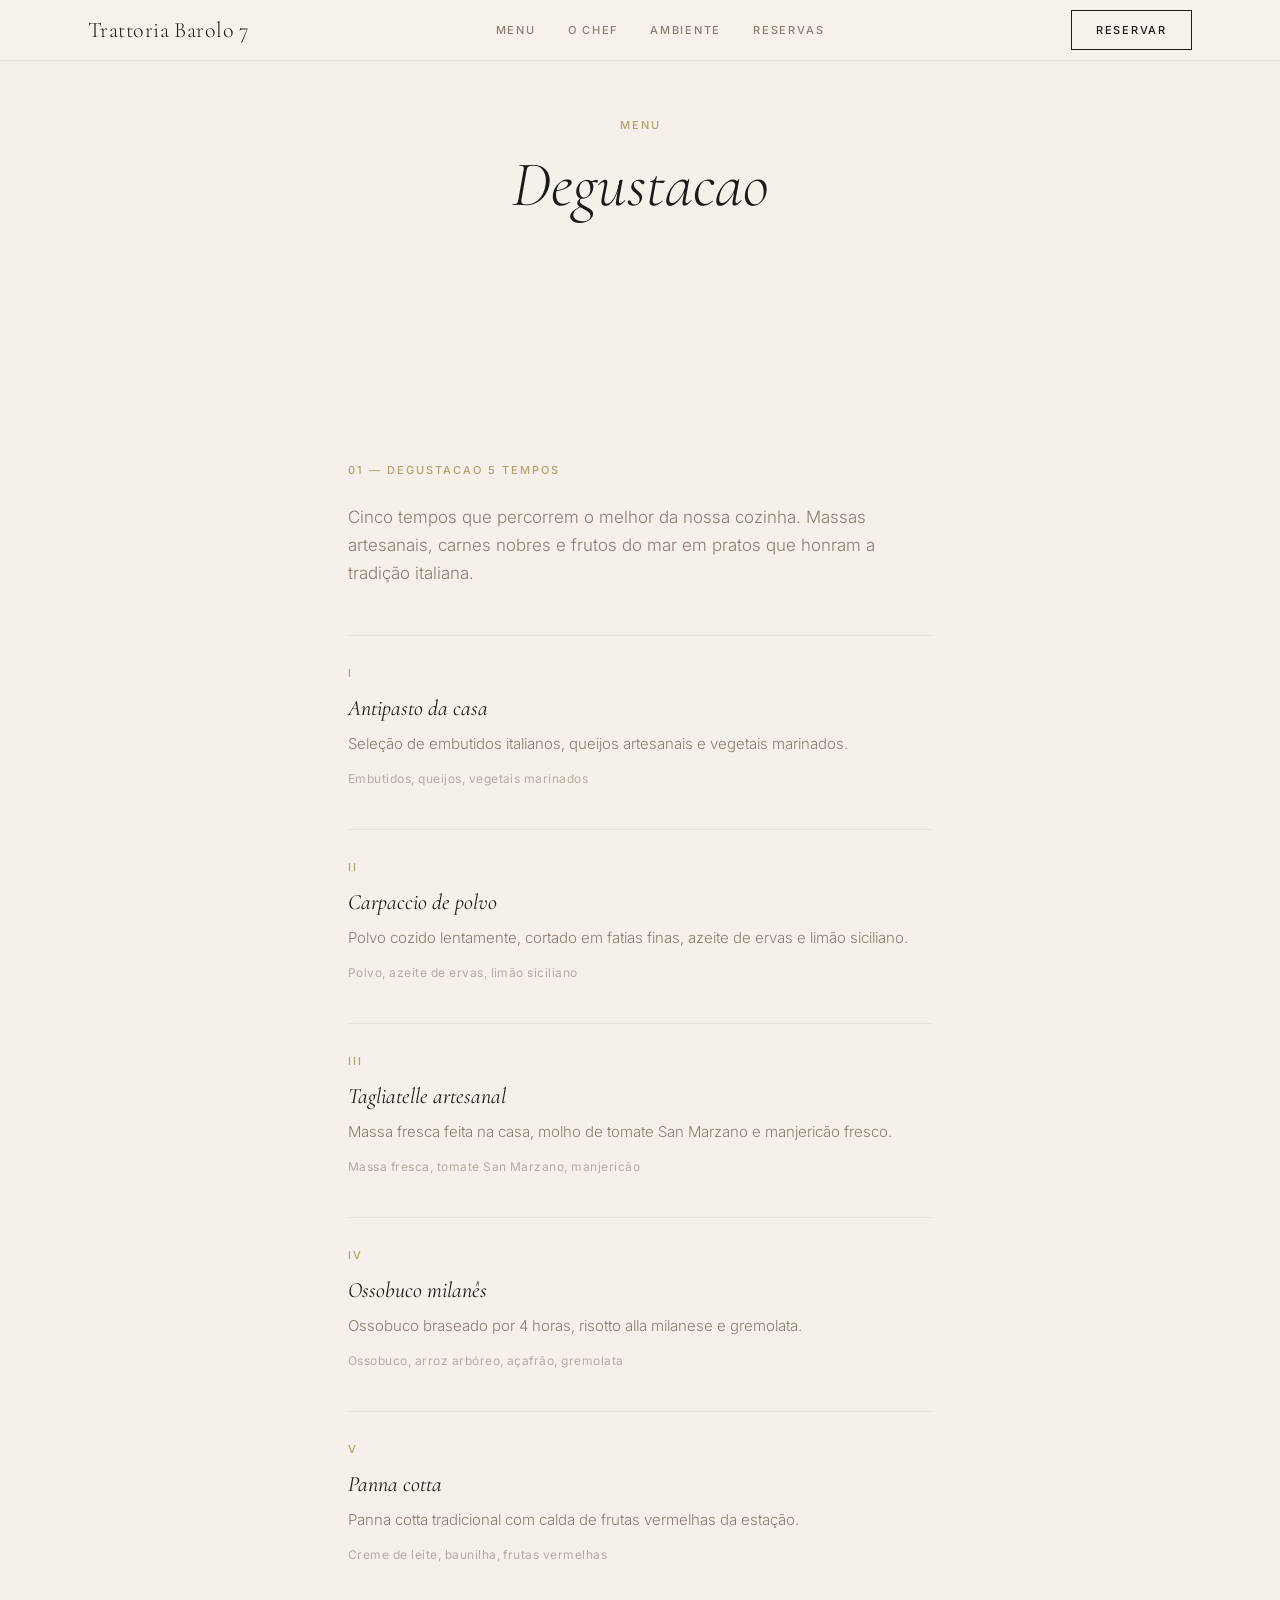
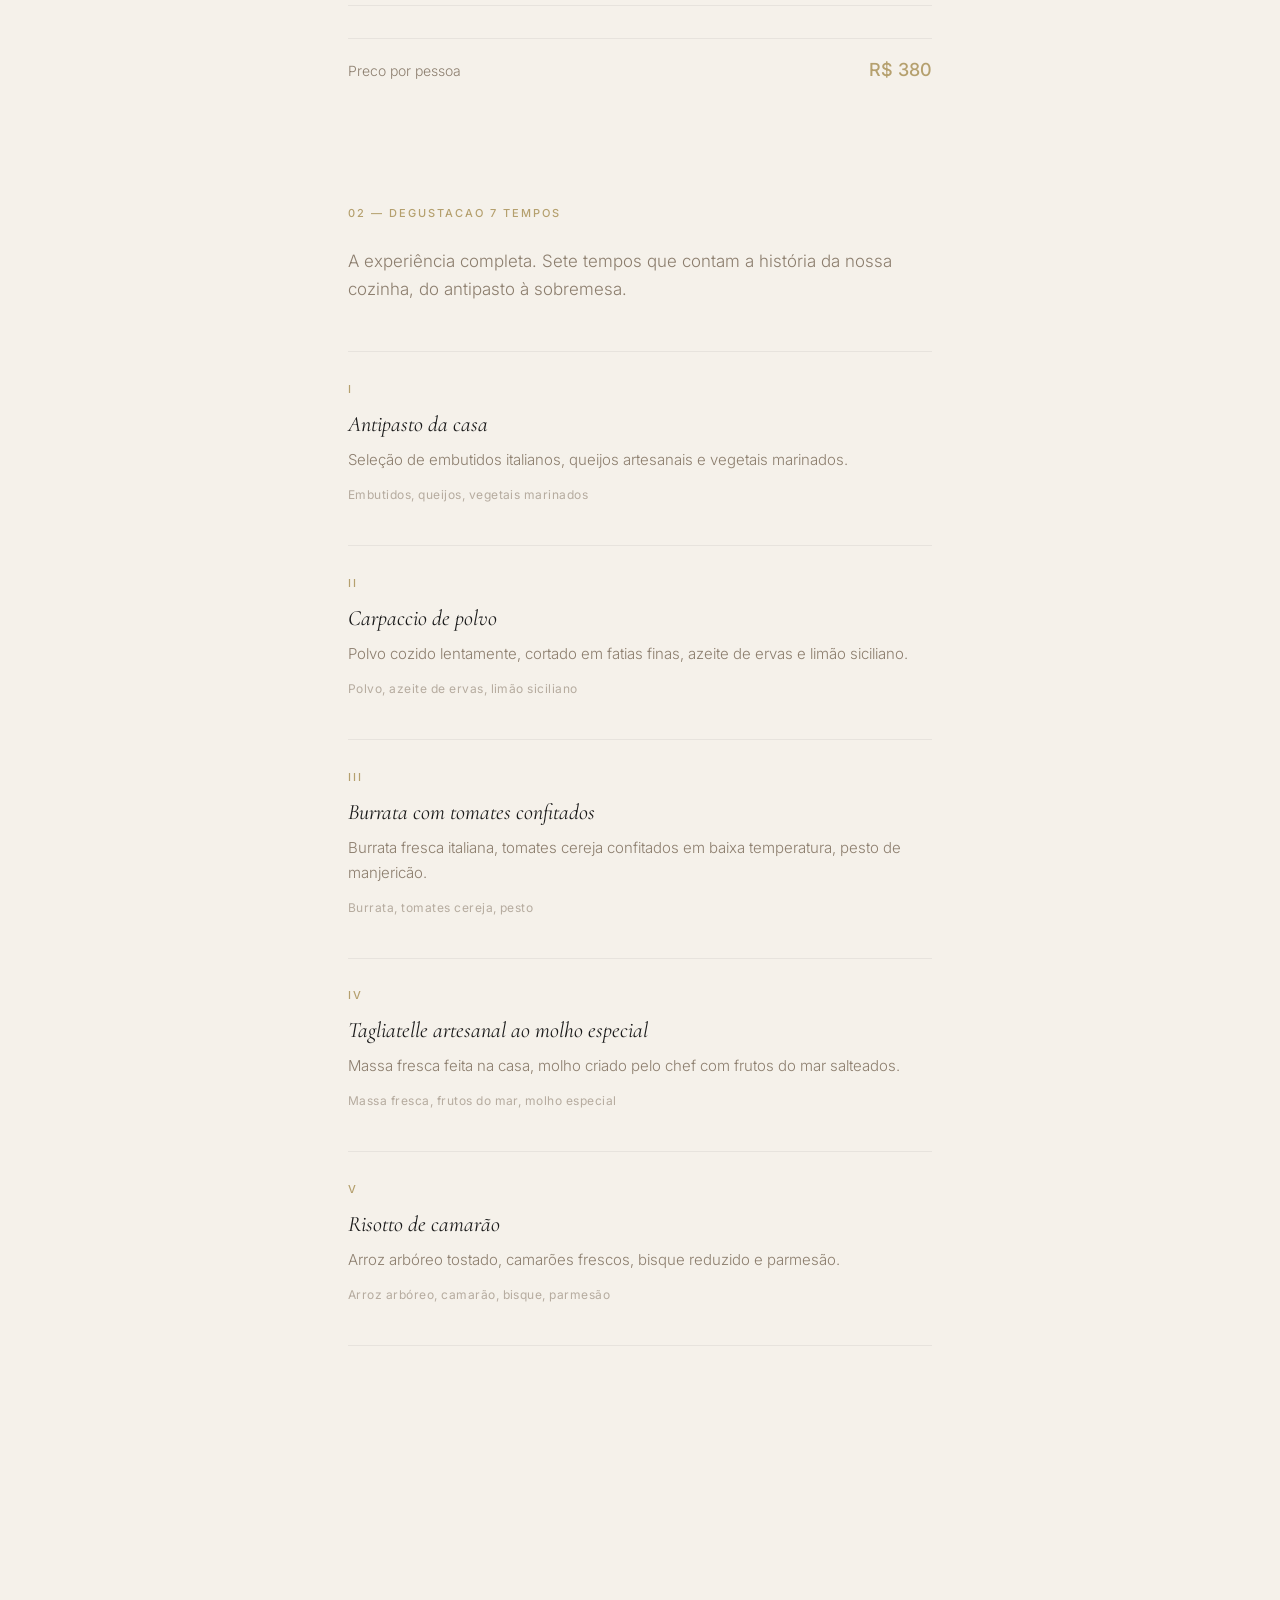
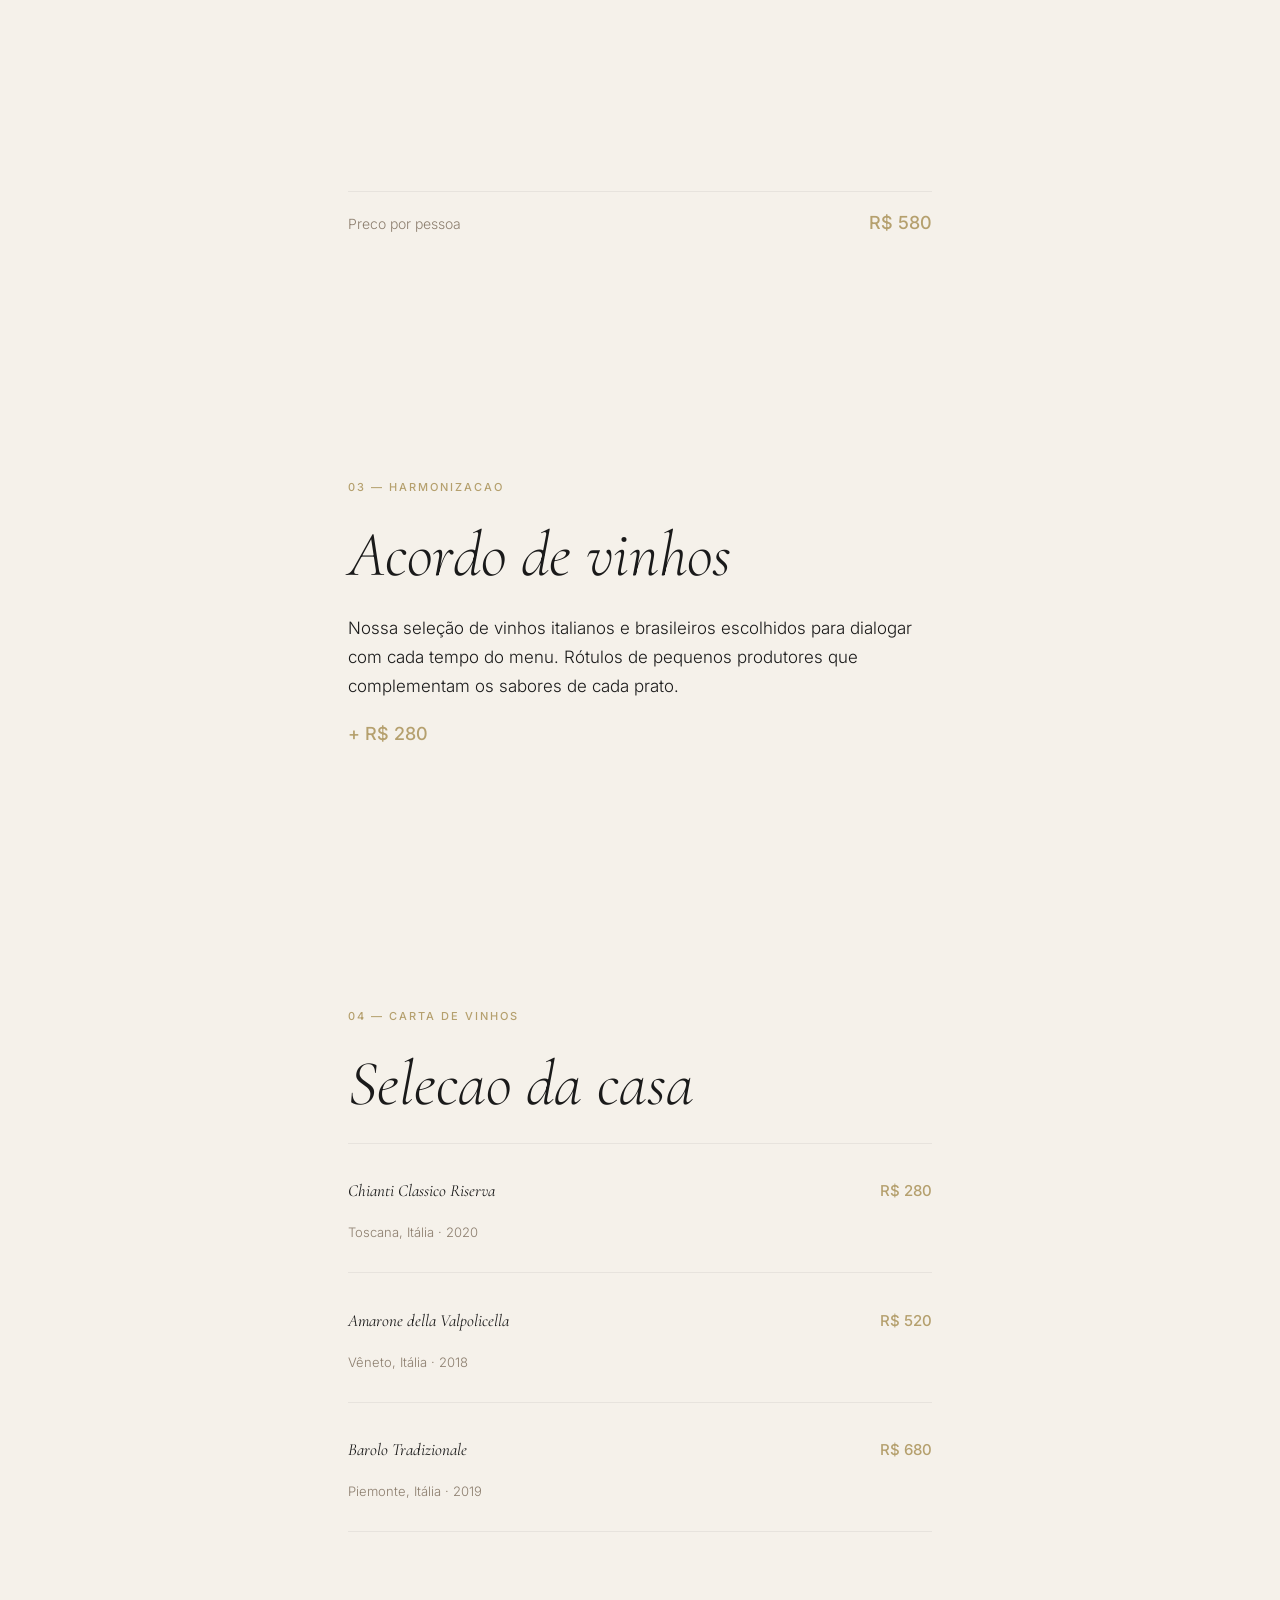
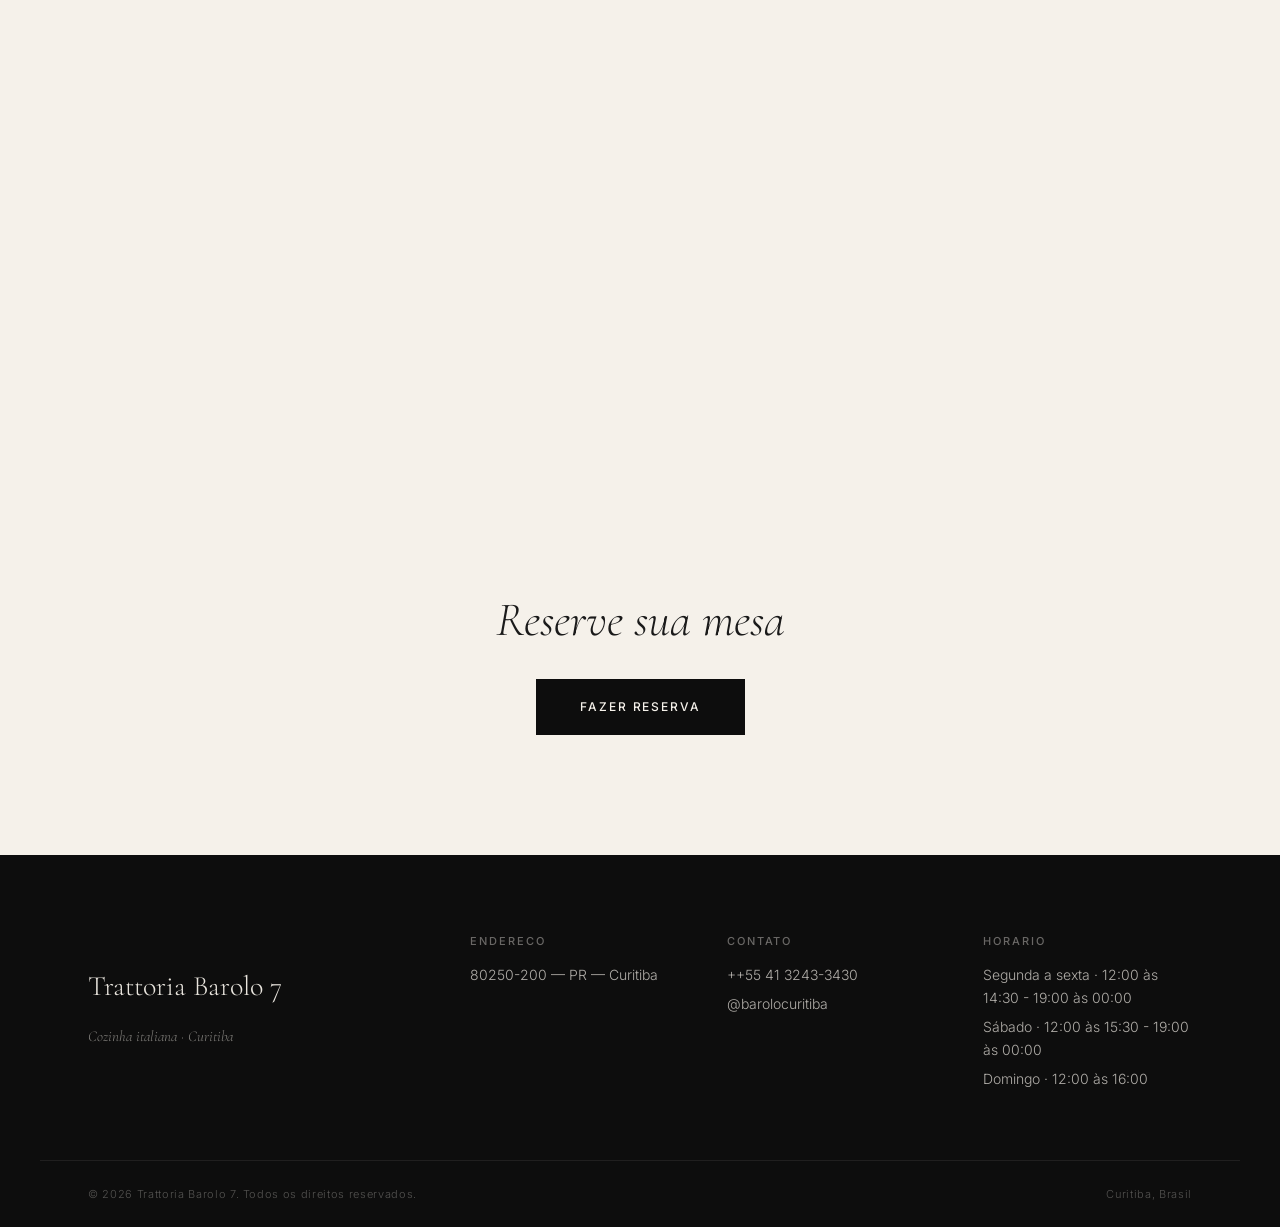
<file: menu.html>
<!DOCTYPE html>
<html lang="pt-BR">
<head>
  <meta charset="UTF-8">
  <meta name="viewport" content="width=device-width, initial-scale=1.0">

  <title>Menu | Trattoria Barolo 7</title>
  <meta name="description" content="Menu degustacao do Trattoria Barolo 7. Cozinha italiana clássica e ítalo-brasileira em Curitiba. Degustacao 5 e 7 tempos, harmonizacao e carta de vinhos.">

  <meta property="og:title" content="Menu | Trattoria Barolo 7">
  <meta property="og:description" content="Cozinha italiana clássica e ítalo-brasileira no Batel, Curitiba. Massas artesanais diárias, carnes nobres e frutos do mar. Inaugurado em 1999.">
  <meta property="og:image" content="assets/og-placeholder.jpg">
  <meta property="og:type" content="restaurant.menu">
  <meta property="og:locale" content="pt_BR">
  <meta name="twitter:card" content="summary_large_image">

  <link rel="icon" type="image/png" href="assets/favicon.png">
  <link rel="preconnect" href="https://fonts.googleapis.com">
  <link rel="preconnect" href="https://fonts.gstatic.com" crossorigin>
  <link href="https://fonts.googleapis.com/css2?family=Cormorant+Garamond:ital,wght@0,300;0,400;1,300;1,400&family=Inter:wght@300;400;500&display=swap" rel="stylesheet">
  <link rel="stylesheet" href="style.css">
</head>
<body>

  <!-- NAVBAR -->
  <header class="navbar">
    <div class="container nav-inner">
      <a href="index.html" class="nav-brand">Trattoria Barolo 7</a>
      <nav class="nav-links" aria-label="Navegacao principal">
        <a href="menu.html">Menu</a>
        <a href="chef.html">O Chef</a>
        <a href="index.html#ambiente">Ambiente</a>
        <a href="reservas.html">Reservas</a>
      </nav>
      <a href="https://wa.me/554132433430?text=Ol%C3%A1%2C%20gostaria%20de%20fazer%20uma%20reserva%20na%20Trattoria%20Barolo%207." class="nav-cta" aria-label="Reservar via WhatsApp">
        Reservar
      </a>
    </div>
  </header>

  <!-- HEADER PAGINA -->
  <section class="page-header">
    <div class="container editorial-col">
      <span class="eyebrow fade-up">Menu</span>
      <h1 class="section-title fade-up fade-up-d1">Degustacao</h1>
    </div>
  </section>

  <!-- ============================================ -->
  <!-- DEGUSTACAO 5 TEMPOS (01) -->
  <!-- ============================================ -->
  <section class="degustacao">
    <div class="container editorial-col">
      <span class="section-number fade-up">01 — Degustacao 5 tempos</span>
      <p class="degustacao-intro fade-up fade-up-d1">Cinco tempos que percorrem o melhor da nossa cozinha. Massas artesanais, carnes nobres e frutos do mar em pratos que honram a tradição italiana.</p>

      <ol class="degustacao-list">
        <li class="degustacao-item stagger-card" data-stagger="0">
          <span class="degustacao-numeral">I</span>
          <span class="degustacao-name">Antipasto da casa</span>
          <p class="degustacao-desc">Seleção de embutidos italianos, queijos artesanais e vegetais marinados.</p>
          <p class="degustacao-ingredients">Embutidos, queijos, vegetais marinados</p>
        </li>
        <li class="degustacao-item stagger-card" data-stagger="1">
          <span class="degustacao-numeral">II</span>
          <span class="degustacao-name">Carpaccio de polvo</span>
          <p class="degustacao-desc">Polvo cozido lentamente, cortado em fatias finas, azeite de ervas e limão siciliano.</p>
          <p class="degustacao-ingredients">Polvo, azeite de ervas, limão siciliano</p>
        </li>
        <li class="degustacao-item stagger-card" data-stagger="2">
          <span class="degustacao-numeral">III</span>
          <span class="degustacao-name">Tagliatelle artesanal</span>
          <p class="degustacao-desc">Massa fresca feita na casa, molho de tomate San Marzano e manjericão fresco.</p>
          <p class="degustacao-ingredients">Massa fresca, tomate San Marzano, manjericão</p>
        </li>
        <li class="degustacao-item stagger-card" data-stagger="3">
          <span class="degustacao-numeral">IV</span>
          <span class="degustacao-name">Ossobuco milanês</span>
          <p class="degustacao-desc">Ossobuco braseado por 4 horas, risotto alla milanese e gremolata.</p>
          <p class="degustacao-ingredients">Ossobuco, arroz arbóreo, açafrão, gremolata</p>
        </li>
        <li class="degustacao-item stagger-card" data-stagger="4">
          <span class="degustacao-numeral">V</span>
          <span class="degustacao-name">Panna cotta</span>
          <p class="degustacao-desc">Panna cotta tradicional com calda de frutas vermelhas da estação.</p>
          <p class="degustacao-ingredients">Creme de leite, baunilha, frutas vermelhas</p>
        </li>
      </ol>

      <div class="degustacao-price fade-up">
        <span class="degustacao-price-label">Preco por pessoa</span>
        <span class="degustacao-price-value">R$ 380</span>
      </div>
    </div>
  </section>

  <!-- ============================================ -->
  <!-- DEGUSTACAO 7 TEMPOS (02) -->
  <!-- ============================================ -->
  <section class="degustacao">
    <div class="container editorial-col">
      <span class="section-number fade-up">02 — Degustacao 7 tempos</span>
      <p class="degustacao-intro fade-up fade-up-d1">A experiência completa. Sete tempos que contam a história da nossa cozinha, do antipasto à sobremesa.</p>

      <ol class="degustacao-list">
        <li class="degustacao-item stagger-card" data-stagger="0">
          <span class="degustacao-numeral">I</span>
          <span class="degustacao-name">Antipasto da casa</span>
          <p class="degustacao-desc">Seleção de embutidos italianos, queijos artesanais e vegetais marinados.</p>
          <p class="degustacao-ingredients">Embutidos, queijos, vegetais marinados</p>
        </li>
        <li class="degustacao-item stagger-card" data-stagger="1">
          <span class="degustacao-numeral">II</span>
          <span class="degustacao-name">Carpaccio de polvo</span>
          <p class="degustacao-desc">Polvo cozido lentamente, cortado em fatias finas, azeite de ervas e limão siciliano.</p>
          <p class="degustacao-ingredients">Polvo, azeite de ervas, limão siciliano</p>
        </li>
        <li class="degustacao-item stagger-card" data-stagger="2">
          <span class="degustacao-numeral">III</span>
          <span class="degustacao-name">Burrata com tomates confitados</span>
          <p class="degustacao-desc">Burrata fresca italiana, tomates cereja confitados em baixa temperatura, pesto de manjericão.</p>
          <p class="degustacao-ingredients">Burrata, tomates cereja, pesto</p>
        </li>
        <li class="degustacao-item stagger-card" data-stagger="3">
          <span class="degustacao-numeral">IV</span>
          <span class="degustacao-name">Tagliatelle artesanal ao molho especial</span>
          <p class="degustacao-desc">Massa fresca feita na casa, molho criado pelo chef com frutos do mar salteados.</p>
          <p class="degustacao-ingredients">Massa fresca, frutos do mar, molho especial</p>
        </li>
        <li class="degustacao-item stagger-card" data-stagger="4">
          <span class="degustacao-numeral">V</span>
          <span class="degustacao-name">Risotto de camarão</span>
          <p class="degustacao-desc">Arroz arbóreo tostado, camarões frescos, bisque reduzido e parmesão.</p>
          <p class="degustacao-ingredients">Arroz arbóreo, camarão, bisque, parmesão</p>
        </li>
        <li class="degustacao-item stagger-card" data-stagger="5">
          <span class="degustacao-numeral">VI</span>
          <span class="degustacao-name">Ossobuco milanês</span>
          <p class="degustacao-desc">Ossobuco braseado por 4 horas, risotto alla milanese e gremolata.</p>
          <p class="degustacao-ingredients">Ossobuco, arroz arbóreo, açafrão, gremolata</p>
        </li>
        <li class="degustacao-item stagger-card" data-stagger="6">
          <span class="degustacao-numeral">VII</span>
          <span class="degustacao-name">Tiramisù clássico</span>
          <p class="degustacao-desc">Tiramisù tradicional com biscoitos savoiardi embebidos em café expresso e creme de mascarpone.</p>
          <p class="degustacao-ingredients">Mascarpone, café, savoiardi, cacau</p>
        </li>
      </ol>

      <div class="degustacao-price fade-up">
        <span class="degustacao-price-label">Preco por pessoa</span>
        <span class="degustacao-price-value">R$ 580</span>
      </div>
    </div>
  </section>

  <!-- ============================================ -->
  <!-- HARMONIZACAO (03) -->
  <!-- ============================================ -->
  <section class="harmonizacao">
    <div class="container editorial-col">
      <span class="section-number fade-up">03 — Harmonizacao</span>
      <h2 class="section-title fade-up fade-up-d1">Acordo de vinhos</h2>
      <p class="harmonizacao-text fade-up fade-up-d2">Nossa seleção de vinhos italianos e brasileiros escolhidos para dialogar com cada tempo do menu. Rótulos de pequenos produtores que complementam os sabores de cada prato.</p>
      <p class="harmonizacao-price fade-up fade-up-d3">+ R$ 280</p>
    </div>
  </section>

  <!-- ============================================ -->
  <!-- CARTA DE VINHOS (04) -->
  <!-- ============================================ -->
  <section class="wine-section">
    <div class="container editorial-col">
      <span class="section-number fade-up">04 — Carta de vinhos</span>
      <h2 class="section-title fade-up fade-up-d1">Selecao da casa</h2>

      <div class="wine-list">
        <div class="wine-item stagger-card" data-stagger="0">
          <div>
            <p class="wine-name">Chianti Classico Riserva</p>
            <p class="wine-meta">Toscana, Itália · 2020</p>
          </div>
          <span class="wine-price">R$ 280</span>
        </div>
        <div class="wine-item stagger-card" data-stagger="1">
          <div>
            <p class="wine-name">Amarone della Valpolicella</p>
            <p class="wine-meta">Vêneto, Itália · 2018</p>
          </div>
          <span class="wine-price">R$ 520</span>
        </div>
        <div class="wine-item stagger-card" data-stagger="2">
          <div>
            <p class="wine-name">Barolo Tradizionale</p>
            <p class="wine-meta">Piemonte, Itália · 2019</p>
          </div>
          <span class="wine-price">R$ 680</span>
        </div>
        <div class="wine-item stagger-card" data-stagger="3">
          <div>
            <p class="wine-name">Brunello di Montalcino</p>
            <p class="wine-meta">Toscana, Itália · 2017</p>
          </div>
          <span class="wine-price">R$ 890</span>
        </div>
        <div class="wine-item stagger-card" data-stagger="4">
          <div>
            <p class="wine-name">Miolo Lote 43</p>
            <p class="wine-meta">Vale dos Vinhedos, Brasil · 2021</p>
          </div>
          <span class="wine-price">R$ 210</span>
        </div>
        <div class="wine-item stagger-card" data-stagger="5">
          <div>
            <p class="wine-name">Casa Valduga Gran Reserva</p>
            <p class="wine-meta">Serra Gaúcha, Brasil · 2019</p>
          </div>
          <span class="wine-price">R$ 340</span>
        </div>
      </div>
    </div>
  </section>

  <!-- CTA -->
  <section class="cta-band">
    <div class="container cta-band-inner">
      <hr class="divider">
      <h2 class="cta-band-title fade-up">Reserve sua mesa</h2>
      <a href="https://wa.me/554132433430?text=Ol%C3%A1%2C%20gostaria%20de%20fazer%20uma%20reserva%20na%20Trattoria%20Barolo%207." class="cta-primary fade-up fade-up-d1">
        Fazer reserva
      </a>
    </div>
  </section>

  <!-- FOOTER -->
  <footer class="footer">
    <div class="container footer-grid">
      <div class="footer-brand">
        <p class="footer-brand-name">Trattoria Barolo 7</p>
        <p class="footer-tagline">Cozinha italiana · Curitiba</p>
      </div>
      <div class="footer-col">
        <h4 class="footer-title">Endereco</h4>
        <p></p>
        <p>80250-200 — PR — Curitiba</p>
      </div>
      <div class="footer-col">
        <h4 class="footer-title">Contato</h4>
        <p><a href="tel:+554132433430">++55 41 3243-3430</a></p>
        
        <p><a href="https://instagram.com/barolocuritiba" target="_blank" rel="noopener">@barolocuritiba</a></p>
      </div>
      <div class="footer-col">
        <h4 class="footer-title">Horario</h4>
        <p>Segunda a sexta · 12:00 às 14:30 - 19:00 às 00:00</p>
        <p>Sábado · 12:00 às 15:30 - 19:00 às 00:00</p>
        <p>Domingo · 12:00 às 16:00</p>
      </div>
    </div>
    <div class="footer-bottom container">
      <span>&copy; <span id="year">2026</span> Trattoria Barolo 7. Todos os direitos reservados.</span>
      <span>Curitiba, Brasil</span>
    </div>
  </footer>

  <script src="script.js" defer></script>
</body>
</html>
</file>
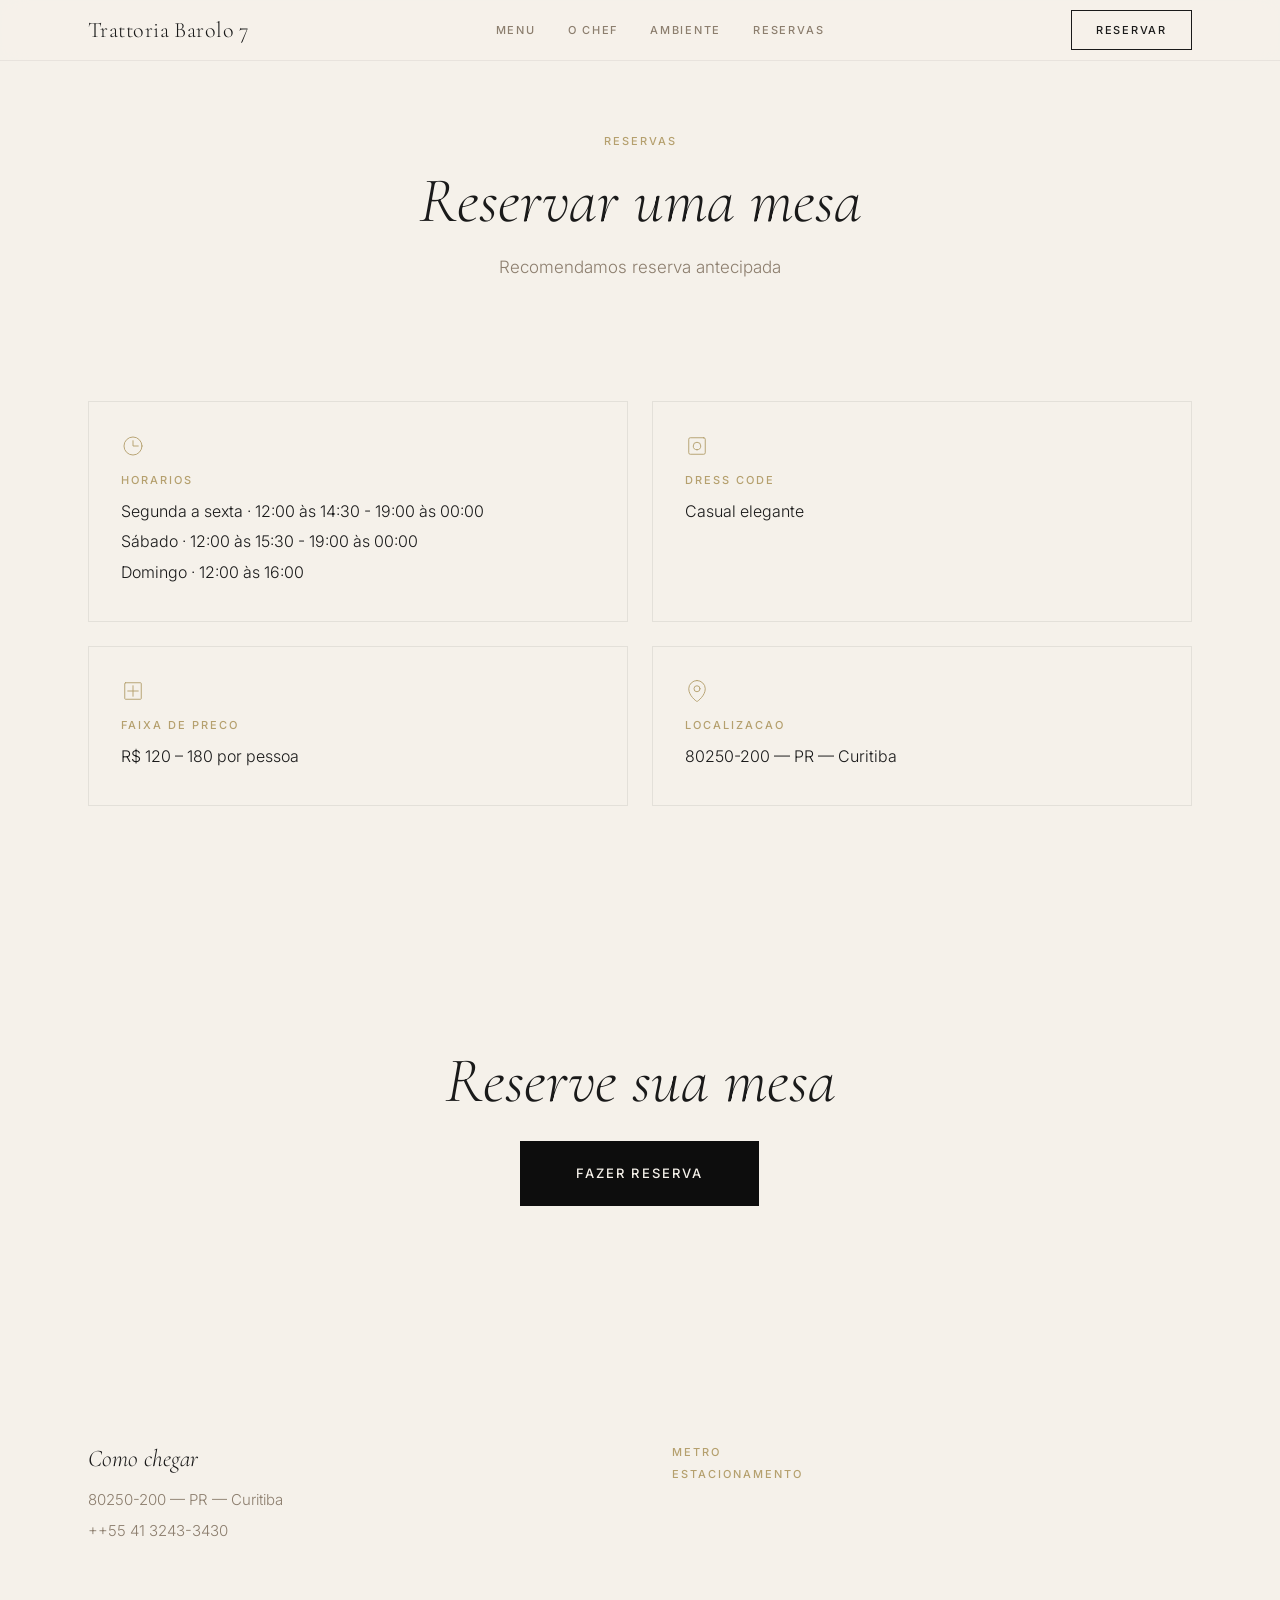
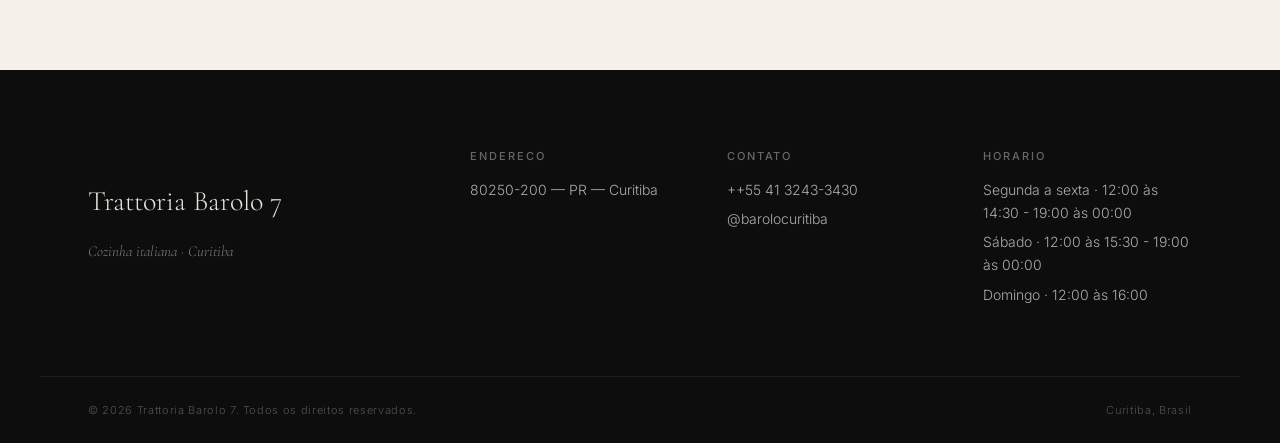
<file: reservas.html>
<!DOCTYPE html>
<html lang="pt-BR">
<head>
  <meta charset="UTF-8">
  <meta name="viewport" content="width=device-width, initial-scale=1.0">

  <title>Reservas | Trattoria Barolo 7</title>
  <meta name="description" content="Reserve sua mesa no Trattoria Barolo 7. Cozinha italiana clássica e ítalo-brasileira em Curitiba. Recomendamos reserva antecipada.">

  <meta property="og:title" content="Reservas | Trattoria Barolo 7">
  <meta property="og:description" content="Cozinha italiana clássica e ítalo-brasileira no Batel, Curitiba. Massas artesanais diárias, carnes nobres e frutos do mar. Inaugurado em 1999.">
  <meta property="og:image" content="assets/og-placeholder.jpg">
  <meta property="og:type" content="restaurant.restaurant">
  <meta property="og:locale" content="pt_BR">
  <meta name="twitter:card" content="summary_large_image">

  <link rel="icon" type="image/png" href="assets/favicon.png">
  <link rel="preconnect" href="https://fonts.googleapis.com">
  <link rel="preconnect" href="https://fonts.gstatic.com" crossorigin>
  <link href="https://fonts.googleapis.com/css2?family=Cormorant+Garamond:ital,wght@0,300;0,400;1,300;1,400&family=Inter:wght@300;400;500&display=swap" rel="stylesheet">
  <link rel="stylesheet" href="style.css">
</head>
<body>

  <!-- NAVBAR -->
  <header class="navbar">
    <div class="container nav-inner">
      <a href="index.html" class="nav-brand">Trattoria Barolo 7</a>
      <nav class="nav-links" aria-label="Navegacao principal">
        <a href="menu.html">Menu</a>
        <a href="chef.html">O Chef</a>
        <a href="index.html#ambiente">Ambiente</a>
        <a href="reservas.html">Reservas</a>
      </nav>
      <a href="https://wa.me/554132433430?text=Ol%C3%A1%2C%20gostaria%20de%20fazer%20uma%20reserva%20na%20Trattoria%20Barolo%207." class="nav-cta" aria-label="Reservar via WhatsApp">
        Reservar
      </a>
    </div>
  </header>

  <!-- ============================================ -->
  <!-- HERO RESERVAS -->
  <!-- ============================================ -->
  <section class="reservas-hero">
    <div class="container">
      <span class="eyebrow fade-up">Reservas</span>
      <h1 class="section-title fade-up fade-up-d1">Reservar uma mesa</h1>
      <p class="reservas-hero-sub fade-up fade-up-d2">Recomendamos reserva antecipada</p>
    </div>
  </section>

  <!-- ============================================ -->
  <!-- INFO GRID 2x2 -->
  <!-- ============================================ -->
  <section>
    <div class="container">
      <div class="reservas-info-grid">

        <div class="reservas-info-card fade-up">
          <svg class="info-icon" xmlns="http://www.w3.org/2000/svg" width="24" height="24" viewBox="0 0 256 256" fill="none" stroke="currentColor" stroke-width="10" stroke-linecap="round" stroke-linejoin="round" aria-hidden="true">
            <circle cx="128" cy="128" r="96"/>
            <polyline points="128 72 128 128 184 128"/>
          </svg>
          <h3>Horarios</h3>
          <p>Segunda a sexta · 12:00 às 14:30 - 19:00 às 00:00</p>
          <p>Sábado · 12:00 às 15:30 - 19:00 às 00:00</p>
          <p>Domingo · 12:00 às 16:00</p>
        </div>

        <div class="reservas-info-card fade-up fade-up-d1">
          <svg class="info-icon" xmlns="http://www.w3.org/2000/svg" width="24" height="24" viewBox="0 0 256 256" fill="none" stroke="currentColor" stroke-width="10" stroke-linecap="round" stroke-linejoin="round" aria-hidden="true">
            <path d="M200,40H56A16,16,0,0,0,40,56V200a16,16,0,0,0,16,16H200a16,16,0,0,0,16-16V56A16,16,0,0,0,200,40ZM128,168a40,40,0,1,1,40-40A40,40,0,0,1,128,168Z"/>
          </svg>
          <h3>Dress code</h3>
          <p>Casual elegante</p>
        </div>

        <div class="reservas-info-card fade-up">
          <svg class="info-icon" xmlns="http://www.w3.org/2000/svg" width="24" height="24" viewBox="0 0 256 256" fill="none" stroke="currentColor" stroke-width="10" stroke-linecap="round" stroke-linejoin="round" aria-hidden="true">
            <line x1="128" y1="72" x2="128" y2="184"/>
            <line x1="184" y1="128" x2="72" y2="128"/>
            <rect x="40" y="40" width="176" height="176" rx="8"/>
          </svg>
          <h3>Faixa de preco</h3>
          <p>R$ 120 – 180 por pessoa</p>
        </div>

        <div class="reservas-info-card fade-up fade-up-d1">
          <svg class="info-icon" xmlns="http://www.w3.org/2000/svg" width="24" height="24" viewBox="0 0 256 256" fill="none" stroke="currentColor" stroke-width="10" stroke-linecap="round" stroke-linejoin="round" aria-hidden="true">
            <path d="M128,16a88,88,0,0,0-88,88c0,75.3,80,131.5,83.4,133.86a8,8,0,0,0,9.2,0C136,235.5,216,179.3,216,104A88.1,88.1,0,0,0,128,16Z"/>
            <circle cx="128" cy="104" r="32"/>
          </svg>
          <h3>Localizacao</h3>
          <p></p>
          <p>80250-200 — PR — Curitiba</p>
        </div>

      </div>
    </div>
  </section>

  <!-- ============================================ -->
  <!-- CTA WHATSAPP -->
  <!-- ============================================ -->
  <section class="reservas-cta-section">
    <div class="container">
      <h2 class="section-title fade-up">Reserve sua mesa</h2>
      <a href="https://wa.me/554132433430?text=Ol%C3%A1%2C%20gostaria%20de%20fazer%20uma%20reserva%20na%20Trattoria%20Barolo%207." class="cta-primary fade-up fade-up-d1">
        Fazer reserva
      </a>
    </div>
  </section>

  <!-- ============================================ -->
  <!-- PRIVATE DINING -->
  <!-- ============================================ -->

  <!-- ============================================ -->
  <!-- MAPA + ENDERECO -->
  <!-- ============================================ -->
  <section class="map-section">
    <div class="container map-grid">
      <div class="map-address fade-up">
        <h3>Como chegar</h3>
        <p><strong></strong></p>
        <p>80250-200 — PR — Curitiba</p>
        <p><a href="tel:+554132433430">++55 41 3243-3430</a></p>
      </div>
      <div class="map-transport fade-up fade-up-d1">
        <h4>Metro</h4>
        <p></p>
        <h4>Estacionamento</h4>
        <p></p>
      </div>
    </div>
  </section>

  <!-- FOOTER -->
  <footer class="footer">
    <div class="container footer-grid">
      <div class="footer-brand">
        <p class="footer-brand-name">Trattoria Barolo 7</p>
        <p class="footer-tagline">Cozinha italiana · Curitiba</p>
      </div>
      <div class="footer-col">
        <h4 class="footer-title">Endereco</h4>
        <p></p>
        <p>80250-200 — PR — Curitiba</p>
      </div>
      <div class="footer-col">
        <h4 class="footer-title">Contato</h4>
        <p><a href="tel:+554132433430">++55 41 3243-3430</a></p>
        
        <p><a href="https://instagram.com/barolocuritiba" target="_blank" rel="noopener">@barolocuritiba</a></p>
      </div>
      <div class="footer-col">
        <h4 class="footer-title">Horario</h4>
        <p>Segunda a sexta · 12:00 às 14:30 - 19:00 às 00:00</p>
        <p>Sábado · 12:00 às 15:30 - 19:00 às 00:00</p>
        <p>Domingo · 12:00 às 16:00</p>
      </div>
    </div>
    <div class="footer-bottom container">
      <span>&copy; <span id="year">2026</span> Trattoria Barolo 7. Todos os direitos reservados.</span>
      <span>Curitiba, Brasil</span>
    </div>
  </footer>

  <script src="script.js" defer></script>
</body>
</html>
</file>
<file: style.css>
/* ==========================================================
   Atelier Cucina — template-ristoranti-003
   Settore: ristoranti (multi-page premium, fine dining)
   Design system: §4 Food & Beverage — variante moderna/minimalista
                  ibridata con §3 Luxury (spaziatura estrema,
                  colonna editoriale, numeri sezione, no card shadow)
   Scroll animation: food-fresh (sfondo bianco)
   Lingua: pt-BR
   ========================================================== */

/* ----------------------------------------------------------
   @property — registra i 7 colori brand come <color> così il
   browser scarta i placeholder  invalidi e mantiene i
   fallback hex (§4.1 fix).
   ---------------------------------------------------------- */
@property --brand-primary { syntax: '<color>'; inherits: true; initial-value: #0D0D0D; }
@property --brand-accent  { syntax: '<color>'; inherits: true; initial-value: #B5A06E; }
@property --brand-ink     { syntax: '<color>'; inherits: true; initial-value: #1A1A1A; }
@property --brand-bg      { syntax: '<color>'; inherits: true; initial-value: #F5F1EA; }
@property --brand-surface { syntax: '<color>'; inherits: true; initial-value: #FFFFFF; }
@property --brand-muted   { syntax: '<color>'; inherits: true; initial-value: #8C7E6E; }
@property --brand-footer  { syntax: '<color>'; inherits: true; initial-value: #0D0D0D; }

/* ----------------------------------------------------------
   :root — doppio fallback + placeholder (§4.1)
   ---------------------------------------------------------- */
:root {
  /* Fallback hex — il template renderizza senza pipeline */
  --brand-primary: #0D0D0D;
  --brand-accent:  #B5A06E;
  --brand-ink:     #1A1A1A;
  --brand-bg:      #F5F1EA;
  --brand-surface: #FFFFFF;
  --brand-muted:   #8C7E6E;
  --brand-footer:  #0D0D0D;

  /* Pipeline overrides — last-wins quando sostituiti */
  --brand-primary: #0D0D0D;
  --brand-accent:  #B5A06E;
  --brand-ink:     #1A1A1A;
  --brand-bg:      #F5F1EA;
  --brand-surface: #FFFFFF;
  --brand-muted:   #8C7E6E;
  --brand-footer:  #0D0D0D;

  /* Sfondo scroll animation (costante) */
  --scroll-bg: #FFFFFF;

  /* Token interni fissi */
  --white: #FFFFFF;

  /* Tipografia */
  --heading: 'Cormorant Garamond', Georgia, 'Times New Roman', serif;
  --body:    'Inter', system-ui, -apple-system, 'Segoe UI', sans-serif;

  /* Animazione — ritmo luxury (più lento del default) */
  --anim-duration:    0.9s;
  --anim-easing:      cubic-bezier(.22, 1, .36, 1);
  --anim-translateY:  32px;
  --anim-stagger:     180ms;

  /* Layout */
  --container-max: 1200px;
  --editorial-max: 680px;
  --pad-x: 24px;
  --section-py: 96px;
  --section-py-lg: 140px;

  /* Radius — editoriale rettangolare */
  --r-sm: 0;
  --r-md: 0;
  --r-lg: 0;
}

/* ----------------------------------------------------------
   Reset e base
   ---------------------------------------------------------- */
*, *::before, *::after { box-sizing: border-box; }
html { scroll-behavior: smooth; -webkit-text-size-adjust: 100%; }
body {
  margin: 0;
  font-family: var(--body);
  font-weight: 300;
  font-size: 17px;
  line-height: 1.65;
  color: var(--brand-ink);
  background: var(--brand-bg);
  -webkit-font-smoothing: antialiased;
  -moz-osx-font-smoothing: grayscale;
}
img, svg { display: block; max-width: 100%; height: auto; }
a { color: inherit; text-decoration: none; }
ul, ol { list-style: none; padding: 0; margin: 0; }
h1, h2, h3, h4 {
  font-family: var(--heading);
  font-weight: 300;
  line-height: 1.1;
  margin: 0;
  color: var(--brand-ink);
}
address { font-style: normal; }

/* ----------------------------------------------------------
   Layout helpers
   ---------------------------------------------------------- */
.container {
  width: 100%;
  max-width: var(--container-max);
  margin: 0 auto;
  padding-left: var(--pad-x);
  padding-right: var(--pad-x);
}
.editorial-col {
  max-width: var(--editorial-max);
  margin-left: auto;
  margin-right: auto;
}

/* ----------------------------------------------------------
   Elementi tipografici editoriali
   ---------------------------------------------------------- */
.section-number {
  font-family: var(--body);
  font-size: 11px;
  font-weight: 500;
  letter-spacing: 0.18em;
  text-transform: uppercase;
  color: var(--brand-accent);
  display: block;
  margin-bottom: 24px;
}
.eyebrow {
  font-family: var(--body);
  font-size: 11px;
  font-weight: 500;
  letter-spacing: 0.18em;
  text-transform: uppercase;
  color: var(--brand-accent);
  display: inline-block;
  margin-bottom: 16px;
}
.section-title {
  font-size: clamp(36px, 5vw, 64px);
  font-style: italic;
  font-weight: 300;
  margin-bottom: 24px;
}
.section-header {
  margin-bottom: 64px;
}
.divider {
  border: none;
  height: 1px;
  background: var(--brand-accent);
  opacity: 0.25;
  margin: 0;
}

/* ----------------------------------------------------------
   CTA — rettangolare editoriale, no border-radius
   ---------------------------------------------------------- */
.cta-primary {
  display: inline-flex;
  align-items: center;
  justify-content: center;
  min-height: 52px;
  padding: 18px 44px;
  border-radius: 0;
  background: var(--brand-primary);
  color: var(--brand-bg);
  font-family: var(--body);
  font-weight: 500;
  font-size: 12px;
  letter-spacing: 0.16em;
  text-transform: uppercase;
  border: none;
  cursor: pointer;
  transition: background 0.4s var(--anim-easing);
}
.cta-primary:hover { background: var(--brand-ink); }
.cta-primary:focus-visible {
  outline: 2px solid var(--brand-accent);
  outline-offset: 3px;
}
.cta-primary--accent {
  background: var(--brand-accent);
  color: var(--brand-primary);
}
.cta-primary--accent:hover { background: var(--brand-muted); color: var(--white); }
.cta-primary--light {
  background: var(--brand-bg);
  color: var(--brand-primary);
}
.cta-primary--light:hover { background: var(--white); }

/* Underline Morph — link secondari in Cormorant italic */
.cta-secondary {
  display: inline-flex;
  align-items: center;
  font-family: var(--heading);
  font-style: italic;
  font-weight: 400;
  font-size: 18px;
  color: var(--brand-ink);
  position: relative;
  padding-bottom: 4px;
}
.cta-secondary::after {
  content: '';
  position: absolute;
  left: 0;
  bottom: 0;
  width: 100%;
  height: 1px;
  background: var(--brand-accent);
  transform-origin: left;
  transform: scaleX(1);
  transition: transform 0.5s var(--anim-easing);
}
.cta-secondary:hover::after { transform: scaleX(0); transform-origin: right; }

.cta-link {
  font-family: var(--heading);
  font-style: italic;
  font-size: 17px;
  color: var(--brand-ink);
  border-bottom: 1px solid var(--brand-accent);
  padding-bottom: 2px;
  transition: color 0.3s ease;
}
.cta-link:hover { color: var(--brand-accent); }

/* ----------------------------------------------------------
   NAVBAR — minimalista, semi-trasparente
   ---------------------------------------------------------- */
.navbar {
  position: sticky;
  top: 0;
  z-index: 50;
  background: rgba(245, 241, 234, 0.9);
  backdrop-filter: saturate(180%) blur(12px);
  -webkit-backdrop-filter: saturate(180%) blur(12px);
  border-bottom: 1px solid rgba(26, 26, 26, 0.06);
}
.nav-inner {
  display: flex;
  align-items: center;
  justify-content: space-between;
  gap: 24px;
  min-height: 60px;
}
.nav-brand {
  font-family: var(--heading);
  font-weight: 300;
  font-size: 22px;
  color: var(--brand-ink);
  letter-spacing: 0.02em;
}
.nav-links { display: none; gap: 32px; }
.nav-links a {
  font-family: var(--body);
  font-size: 11px;
  font-weight: 500;
  letter-spacing: 0.16em;
  text-transform: uppercase;
  color: var(--brand-muted);
  transition: color 0.2s ease;
}
.nav-links a:hover { color: var(--brand-ink); }
.nav-cta {
  font-family: var(--body);
  font-size: 11px;
  font-weight: 500;
  letter-spacing: 0.16em;
  text-transform: uppercase;
  color: var(--brand-ink);
  padding: 10px 24px;
  border: 1px solid var(--brand-ink);
  transition: background 0.3s ease, color 0.3s ease;
}
.nav-cta:hover { background: var(--brand-primary); color: var(--brand-bg); }

/* ----------------------------------------------------------
   HERO — index (split 40/60)
   ---------------------------------------------------------- */
.hero {
  padding: 64px 0 var(--section-py-lg);
}
.hero-grid {
  display: grid;
  grid-template-columns: 1fr;
  gap: 48px;
  align-items: center;
}
.hero-text { order: 1; }
.hero-media { order: 0; margin: 0; }
.hero-eyebrow {
  font-family: var(--body);
  font-size: 11px;
  font-weight: 500;
  letter-spacing: 0.18em;
  text-transform: uppercase;
  color: var(--brand-muted);
  margin-bottom: 24px;
}
.hero-title {
  font-size: clamp(48px, 8vw, 112px);
  font-style: italic;
  font-weight: 300;
  line-height: 1.0;
  margin-bottom: 28px;
  letter-spacing: -0.02em;
}
.hero-subtitle {
  font-size: 17px;
  font-weight: 300;
  color: var(--brand-muted);
  max-width: 420px;
  margin: 0 0 40px;
  line-height: 1.65;
}
.hero-ctas {
  display: flex;
  flex-wrap: wrap;
  gap: 24px;
  align-items: center;
}
.hero-media img {
  width: 100%;
  aspect-ratio: 16 / 10;
  object-fit: cover;
}

/* ----------------------------------------------------------
   MANIFESTO — colonna editoriale (sezione 01)
   ---------------------------------------------------------- */
.manifesto {
  padding: var(--section-py-lg) 0;
}
.manifesto-body {
  font-size: 19px;
  font-weight: 300;
  line-height: 1.75;
  margin: 0;
}

/* ----------------------------------------------------------
   SCROLL ANIMATION (food-fresh, sfondo bianco)
   ---------------------------------------------------------- */
.scroll-animation {
  position: relative;
  height: 300vh;
  background: var(--scroll-bg);
}
.scroll-anim-pin {
  position: sticky;
  top: 0;
  height: 100vh;
  display: flex;
  align-items: center;
  justify-content: center;
  overflow: hidden;
}
#scroll-canvas {
  display: block;
  width: 100%;
  height: 100%;
}
/* ----------------------------------------------------------
   PRATOS SIGNATURE — stagger cards (sezione 02)
   ---------------------------------------------------------- */
.pratos {
  padding: var(--section-py-lg) 0;
}
.pratos-grid {
  display: grid;
  grid-template-columns: 1fr;
  gap: 40px;
}
.prato-card {
  display: flex;
  flex-direction: column;
}
.prato-card-media {
  overflow: hidden;
  margin-bottom: 20px;
}
.prato-card-media img {
  width: 100%;
  aspect-ratio: 4 / 5;
  object-fit: cover;
  transition: transform 0.8s var(--anim-easing);
}
.prato-card:hover .prato-card-media img { transform: scale(1.03); }
.prato-card-name {
  font-family: var(--heading);
  font-style: italic;
  font-weight: 400;
  font-size: 24px;
  margin-bottom: 8px;
}
.prato-card-desc {
  font-size: 15px;
  font-weight: 300;
  color: var(--brand-muted);
  margin: 0 0 8px;
  line-height: 1.55;
}
.prato-card-ingredients {
  font-size: 12px;
  font-weight: 400;
  color: var(--brand-muted);
  letter-spacing: 0.04em;
  opacity: 0.7;
  margin: 0 0 8px;
}
.prato-card-price {
  font-family: var(--body);
  font-weight: 500;
  font-size: 15px;
  color: var(--brand-accent);
}

/* ----------------------------------------------------------
   CHEF TEASER — asimmetrica (sezione 03, index)
   ---------------------------------------------------------- */
.chef-teaser {
  padding: var(--section-py-lg) 0;
  background: var(--brand-surface);
}
.chef-teaser-grid {
  display: grid;
  grid-template-columns: 1fr;
  gap: 48px;
  align-items: center;
}
.chef-teaser-portrait { margin: 0; }
.chef-teaser-portrait img {
  width: 100%;
  max-width: 420px;
  aspect-ratio: 3 / 4;
  object-fit: cover;
}
.chef-teaser-bio {
  font-size: 17px;
  font-weight: 300;
  line-height: 1.7;
  margin: 0 0 24px;
  max-width: var(--editorial-max);
}
.chef-teaser-signature {
  font-family: var(--heading);
  font-style: italic;
  font-size: 20px;
  color: var(--brand-accent);
  margin-bottom: 24px;
}

/* ----------------------------------------------------------
   AMBIENTE — parallax full-bleed
   ---------------------------------------------------------- */
.ambiente {
  padding: 0;
}
.parallax-wrap {
  position: relative;
  overflow: hidden;
  height: 60vh;
}
.parallax-image {
  position: absolute;
  top: -15%;
  left: 0;
  width: 100%;
  height: 130%;
  object-fit: cover;
  will-change: transform;
}
.ambiente-caption {
  padding: 24px 0;
  text-align: center;
  font-family: var(--body);
  font-size: 11px;
  font-weight: 500;
  letter-spacing: 0.18em;
  text-transform: uppercase;
  color: var(--brand-accent);
}

/* ----------------------------------------------------------
   RESERVAS COMPACT (sezione 04, index)
   ---------------------------------------------------------- */
.reservas-compact {
  padding: var(--section-py-lg) 0;
}
.reservas-compact-grid {
  display: grid;
  grid-template-columns: 1fr;
  gap: 48px;
  align-items: start;
}
.reservas-info-item {
  margin-bottom: 20px;
}
.reservas-info-label {
  font-family: var(--body);
  font-size: 11px;
  font-weight: 500;
  letter-spacing: 0.18em;
  text-transform: uppercase;
  color: var(--brand-accent);
  margin-bottom: 6px;
}
.reservas-info-value {
  font-size: 16px;
  font-weight: 300;
  margin: 0;
}
.reservas-cta-wrap {
  display: flex;
  flex-direction: column;
  align-items: flex-start;
  gap: 16px;
}

/* ----------------------------------------------------------
   CTA BAND finale
   ---------------------------------------------------------- */
.cta-band {
  padding: var(--section-py) 0;
  text-align: center;
}
.cta-band-inner {
  display: flex;
  flex-direction: column;
  align-items: center;
  gap: 32px;
}
.cta-band-title {
  font-size: clamp(28px, 4vw, 48px);
  font-style: italic;
  font-weight: 300;
}

/* ----------------------------------------------------------
   FOOTER — scuro editoriale
   ---------------------------------------------------------- */
.footer {
  background: var(--brand-footer);
  color: rgba(245, 241, 234, 0.7);
  padding: 80px 0 24px;
}
.footer a { color: inherit; transition: color 0.2s ease; }
.footer a:hover { color: var(--brand-accent); }
.footer-grid {
  display: grid;
  grid-template-columns: 1fr;
  gap: 40px;
  margin-bottom: 64px;
}
.footer-brand-name {
  font-family: var(--heading);
  font-weight: 300;
  font-size: 28px;
  color: rgba(245, 241, 234, 0.95);
  margin-bottom: 8px;
}
.footer-tagline {
  font-family: var(--heading);
  font-style: italic;
  font-size: 15px;
  color: rgba(245, 241, 234, 0.5);
}
.footer-title {
  font-family: var(--body);
  font-size: 11px;
  font-weight: 500;
  letter-spacing: 0.18em;
  text-transform: uppercase;
  color: rgba(245, 241, 234, 0.4);
  margin-bottom: 16px;
}
.footer-col p { margin: 6px 0; font-size: 14px; font-weight: 300; }
.footer-bottom {
  display: flex;
  flex-direction: column;
  gap: 8px;
  padding-top: 24px;
  border-top: 1px solid rgba(245, 241, 234, 0.08);
  font-size: 11px;
  color: rgba(245, 241, 234, 0.3);
  letter-spacing: 0.06em;
}

/* ----------------------------------------------------------
   PAGINA MENU — degustação, vinhos
   ---------------------------------------------------------- */
.page-header {
  padding: 48px 0 var(--section-py);
  text-align: center;
}
.page-header .section-title { margin-bottom: 0; }

.degustacao {
  padding: var(--section-py) 0;
}
.degustacao + .degustacao { padding-top: 0; }
.degustacao-intro {
  font-size: 17px;
  font-weight: 300;
  color: var(--brand-muted);
  margin: 0 0 48px;
  max-width: var(--editorial-max);
}
.degustacao-list {
  counter-reset: course;
  max-width: var(--editorial-max);
}
.degustacao-item {
  counter-increment: course;
  padding: 28px 0;
  border-bottom: 1px solid rgba(26, 26, 26, 0.06);
}
.degustacao-item:first-child { border-top: 1px solid rgba(26, 26, 26, 0.06); }
.degustacao-numeral {
  font-family: var(--body);
  font-size: 11px;
  font-weight: 500;
  letter-spacing: 0.18em;
  color: var(--brand-accent);
  display: block;
  margin-bottom: 8px;
}
.degustacao-name {
  font-family: var(--heading);
  font-style: italic;
  font-weight: 400;
  font-size: 22px;
  display: block;
  margin-bottom: 6px;
}
.degustacao-desc {
  font-size: 15px;
  font-weight: 300;
  color: var(--brand-muted);
  margin: 0 0 4px;
}
.degustacao-ingredients {
  font-size: 12px;
  font-weight: 400;
  color: var(--brand-muted);
  opacity: 0.6;
  letter-spacing: 0.04em;
}
.degustacao-price {
  display: flex;
  align-items: baseline;
  justify-content: space-between;
  gap: 16px;
  margin-top: 32px;
  padding-top: 16px;
  border-top: 1px solid rgba(26, 26, 26, 0.06);
}
.degustacao-price-label {
  font-size: 14px;
  font-weight: 300;
  color: var(--brand-muted);
}
.degustacao-price-value {
  font-family: var(--body);
  font-weight: 500;
  font-size: 18px;
  color: var(--brand-accent);
}

/* Harmonização */
.harmonizacao {
  padding: var(--section-py) 0;
}
.harmonizacao-text {
  font-size: 17px;
  font-weight: 300;
  line-height: 1.7;
  margin: 0 0 16px;
  max-width: var(--editorial-max);
}
.harmonizacao-price {
  font-weight: 500;
  color: var(--brand-accent);
  font-size: 18px;
}

/* Carta de vinhos */
.wine-section {
  padding: var(--section-py) 0;
}
.wine-list {
  max-width: var(--editorial-max);
}
.wine-item {
  display: grid;
  grid-template-columns: 1fr auto;
  gap: 16px;
  padding: 16px 0;
  border-bottom: 1px solid rgba(26, 26, 26, 0.06);
  align-items: baseline;
}
.wine-item:first-child { border-top: 1px solid rgba(26, 26, 26, 0.06); }
.wine-name {
  font-family: var(--heading);
  font-style: italic;
  font-weight: 400;
  font-size: 17px;
}
.wine-meta {
  font-size: 13px;
  font-weight: 300;
  color: var(--brand-muted);
  margin-top: 2px;
}
.wine-price {
  font-weight: 500;
  font-size: 15px;
  color: var(--brand-accent);
  white-space: nowrap;
}

/* ----------------------------------------------------------
   PAGINA CHEF — hero, bio, citazione, piatti iconici
   ---------------------------------------------------------- */
.chef-hero {
  position: relative;
  height: 80vh;
  min-height: 500px;
  overflow: hidden;
  display: flex;
  align-items: flex-end;
}
.chef-hero-img {
  position: absolute;
  inset: 0;
  width: 100%;
  height: 100%;
  object-fit: cover;
}
.chef-hero-overlay {
  position: relative;
  z-index: 2;
  width: 100%;
  padding: 48px var(--pad-x) 56px;
  background: linear-gradient(to top, rgba(13, 13, 13, 0.75) 0%, transparent 100%);
}
.chef-hero-name {
  font-family: var(--heading);
  font-style: italic;
  font-weight: 300;
  font-size: clamp(40px, 7vw, 80px);
  color: var(--white);
  margin-bottom: 8px;
}
.chef-hero-role {
  font-family: var(--body);
  font-size: 11px;
  font-weight: 500;
  letter-spacing: 0.18em;
  text-transform: uppercase;
  color: var(--brand-accent);
}

.chef-bio-section {
  padding: var(--section-py-lg) 0;
}
.chef-bio-text {
  font-size: 18px;
  font-weight: 300;
  line-height: 1.8;
  margin: 0;
}

.chef-quote {
  padding: var(--section-py) 0;
  text-align: center;
}
.chef-quote-text {
  font-family: var(--heading);
  font-style: italic;
  font-weight: 300;
  font-size: clamp(24px, 4vw, 40px);
  line-height: 1.35;
  max-width: 800px;
  margin: 0 auto;
  position: relative;
  padding: 0 24px;
}
.chef-quote-mark {
  color: var(--brand-accent);
  font-size: 1.5em;
}

/* Piatti iconici — layout alternato sx/dx */
.iconic-dishes {
  padding: var(--section-py-lg) 0;
}
.iconic-dish {
  display: grid;
  grid-template-columns: 1fr;
  gap: 40px;
  align-items: center;
  margin-bottom: 80px;
}
.iconic-dish:last-child { margin-bottom: 0; }
.iconic-dish-media { margin: 0; }
.iconic-dish-media img {
  width: 100%;
  aspect-ratio: 4 / 3;
  object-fit: cover;
}
.iconic-dish-name {
  font-family: var(--heading);
  font-style: italic;
  font-weight: 400;
  font-size: clamp(24px, 3.5vw, 36px);
  margin-bottom: 16px;
}
.iconic-dish-story {
  font-size: 17px;
  font-weight: 300;
  line-height: 1.7;
  color: var(--brand-muted);
  margin: 0;
}

/* ----------------------------------------------------------
   PAGINA RESERVAS — info grid, private dining
   ---------------------------------------------------------- */
.reservas-hero {
  padding: 64px 0 var(--section-py);
  text-align: center;
}
.reservas-hero .section-title { margin-bottom: 16px; }
.reservas-hero-sub {
  font-size: 17px;
  font-weight: 300;
  color: var(--brand-muted);
  margin: 0;
}

.reservas-info-grid {
  display: grid;
  grid-template-columns: 1fr;
  gap: 32px;
  padding-bottom: var(--section-py);
}
.reservas-info-card {
  padding: 32px;
  border: 1px solid rgba(26, 26, 26, 0.08);
}
.reservas-info-card .info-icon {
  color: var(--brand-accent);
  margin-bottom: 16px;
}
.reservas-info-card h3 {
  font-family: var(--body);
  font-size: 11px;
  font-weight: 500;
  letter-spacing: 0.18em;
  text-transform: uppercase;
  color: var(--brand-accent);
  margin-bottom: 12px;
}
.reservas-info-card p {
  font-size: 16px;
  font-weight: 300;
  margin: 4px 0;
}

.reservas-cta-section {
  padding: var(--section-py) 0;
  text-align: center;
}
.reservas-cta-section .cta-primary {
  padding: 22px 56px;
  font-size: 13px;
}

.private-dining {
  padding: var(--section-py-lg) 0;
  background: var(--brand-surface);
}
.private-dining-grid {
  display: grid;
  grid-template-columns: 1fr;
  gap: 48px;
  align-items: center;
}
.private-dining-media { margin: 0; }
.private-dining-media img {
  width: 100%;
  aspect-ratio: 3 / 2;
  object-fit: cover;
}
.private-dining-title {
  font-size: clamp(28px, 4vw, 44px);
  font-style: italic;
  font-weight: 300;
  margin-bottom: 20px;
}
.private-dining-text {
  font-size: 17px;
  font-weight: 300;
  line-height: 1.7;
  color: var(--brand-muted);
  margin: 0 0 24px;
}

.map-section {
  padding: var(--section-py) 0;
}
.map-grid {
  display: grid;
  grid-template-columns: 1fr;
  gap: 48px;
}
.map-address h3 {
  font-family: var(--heading);
  font-style: italic;
  font-size: 24px;
  margin-bottom: 16px;
}
.map-address p { font-size: 15px; font-weight: 300; margin: 6px 0; color: var(--brand-muted); }
.map-address .map-link {
  display: inline-block;
  margin-top: 16px;
  color: var(--brand-accent);
  border-bottom: 1px solid var(--brand-accent);
  padding-bottom: 2px;
  font-size: 14px;
  font-weight: 500;
}
.map-transport h4 {
  font-family: var(--body);
  font-size: 11px;
  font-weight: 500;
  letter-spacing: 0.18em;
  text-transform: uppercase;
  color: var(--brand-accent);
  margin-bottom: 10px;
}
.map-transport p { font-size: 14px; font-weight: 300; margin: 4px 0; color: var(--brand-muted); }

/* ==========================================================
   ANIMAZIONI — Fade Up, Text Reveal, Stagger Cards
   ========================================================== */
.fade-up {
  opacity: 0;
  transform: translateY(var(--anim-translateY));
  transition: opacity var(--anim-duration) var(--anim-easing),
              transform var(--anim-duration) var(--anim-easing);
  will-change: transform, opacity;
}
.fade-up.visible {
  opacity: 1;
  transform: translateY(0);
}
.fade-up-d1 { transition-delay: calc(var(--anim-stagger) * 1); }
.fade-up-d2 { transition-delay: calc(var(--anim-stagger) * 2); }
.fade-up-d3 { transition-delay: calc(var(--anim-stagger) * 3); }

.text-reveal {
  clip-path: inset(0 100% 0 0);
  transition: clip-path 1.2s var(--anim-easing);
}
.text-reveal.visible {
  clip-path: inset(0 0 0 0);
}

.stagger-card {
  opacity: 0;
  transform: translateY(28px) scale(0.98);
  transition: opacity 0.7s var(--anim-easing),
              transform 0.7s var(--anim-easing);
  will-change: transform, opacity;
}
.stagger-card.visible {
  opacity: 1;
  transform: translateY(0) scale(1);
}

/* ==========================================================
   RESPONSIVE — tablet (>=768px) e desktop (>=1024px)
   ========================================================== */
@media (min-width: 768px) {
  :root {
    --section-py: 120px;
    --section-py-lg: 180px;
    --pad-x: 48px;
  }

  .nav-links { display: flex; }

  .hero-grid {
    grid-template-columns: 2fr 3fr;
    gap: 64px;
  }
  .hero-text { order: 0; }
  .hero-media { order: 1; }

  .pratos-grid {
    grid-template-columns: repeat(3, 1fr);
    gap: 32px;
  }

  .chef-teaser-grid {
    grid-template-columns: auto 1fr;
    gap: 64px;
  }

  .parallax-wrap { height: 70vh; }

  .reservas-compact-grid {
    grid-template-columns: 1fr 1fr;
    gap: 64px;
  }

  .footer-grid {
    grid-template-columns: 1.6fr 1fr 1fr 1fr;
    gap: 48px;
  }
  .footer-bottom {
    flex-direction: row;
    justify-content: space-between;
    align-items: center;
  }

  /* Menu page */
  .reservas-info-grid {
    grid-template-columns: repeat(2, 1fr);
    gap: 24px;
  }

  .private-dining-grid {
    grid-template-columns: 1fr 1fr;
    gap: 64px;
  }

  .map-grid {
    grid-template-columns: 1fr 1fr;
    gap: 64px;
  }

  /* Chef page — piatti iconici alternati */
  .iconic-dish {
    grid-template-columns: 1fr 1fr;
    gap: 64px;
  }
  .iconic-dish:nth-child(even) .iconic-dish-media { order: 1; }
  .iconic-dish:nth-child(even) .iconic-dish-text { order: 0; }
}

@media (min-width: 1024px) {
  .hero-title { font-size: clamp(72px, 7.5vw, 112px); }
}

@media (max-width: 767px) {
  :root { --anim-translateY: 20px; }
  .scroll-animation { height: 200vh; }
  .chef-hero { height: 60vh; }
}

/* ==========================================================
   ACCESSIBILITA — prefers-reduced-motion
   ========================================================== */
@media (prefers-reduced-motion: reduce) {
  *, *::before, *::after {
    animation-duration: 0.01ms !important;
    animation-iteration-count: 1 !important;
    transition-duration: 0.01ms !important;
    scroll-behavior: auto !important;
  }
  .fade-up, .stagger-card { opacity: 1; transform: none; }
  .text-reveal { clip-path: none; }
  .parallax-image { position: relative; top: 0; height: 100%; }
}

/* ==========================================================
   ANIMATION PASS — text reveal, image reveal, tilt, typewriter
   ========================================================== */

/* ===== EXTRA ANIMATION TOKENS ===== */
:root {
  --anim-tilt-max: 5deg;
  --anim-parallax-strength: 200;
}

/* ===== TEXT REVEAL (wrapper variant) ===== */
.reveal-wrapper { overflow: hidden; }
.reveal-line {
  display: block;
  overflow: hidden;
}
.reveal-text {
  display: inline-block;
  transform: translateY(110%);
  transition: transform 0.8s var(--anim-easing);
  will-change: transform;
}
.reveal-wrapper.visible .reveal-text {
  transform: translateY(0);
}

/* ===== IMAGE REVEAL (clip-path bottom-up) ===== */
.image-reveal {
  clip-path: inset(0 0 100% 0);
  transition: clip-path 0.9s var(--anim-easing);
  will-change: clip-path;
}
.image-reveal.visible {
  clip-path: inset(0 0 0 0);
}

/* ===== TILT 3D SOFT ===== */
.tilt-soft {
  transform-style: preserve-3d;
}

/* ===== CARD HOVER LIFT ===== */
.card-hover-lift {
  transition: transform 0.3s var(--anim-easing), box-shadow 0.3s var(--anim-easing);
}
.card-hover-lift:hover {
  transform: translateY(-6px);
  box-shadow: 0 12px 32px -8px rgba(0, 0, 0, 0.15);
}

/* ===== TYPEWRITER ===== */
.tw-cursor {
  display: inline-block;
  width: 2px;
  height: 1em;
  background: currentColor;
  margin-left: 2px;
  vertical-align: text-bottom;
  animation: tw-blink 0.7s steps(2) infinite;
}
@keyframes tw-blink {
  0% { opacity: 1; }
  100% { opacity: 0; }
}

/* ===== MOBILE: tilt disabled ===== */
@media (max-width: 767px) {
  .tilt-soft { transform: none !important; }
}

/* ===== REDUCED MOTION — new animation classes ===== */
@media (prefers-reduced-motion: reduce) {
  .reveal-text { transform: none !important; }
  .image-reveal { clip-path: none !important; }
  .tw-cursor { animation: none !important; }
}
</file>
